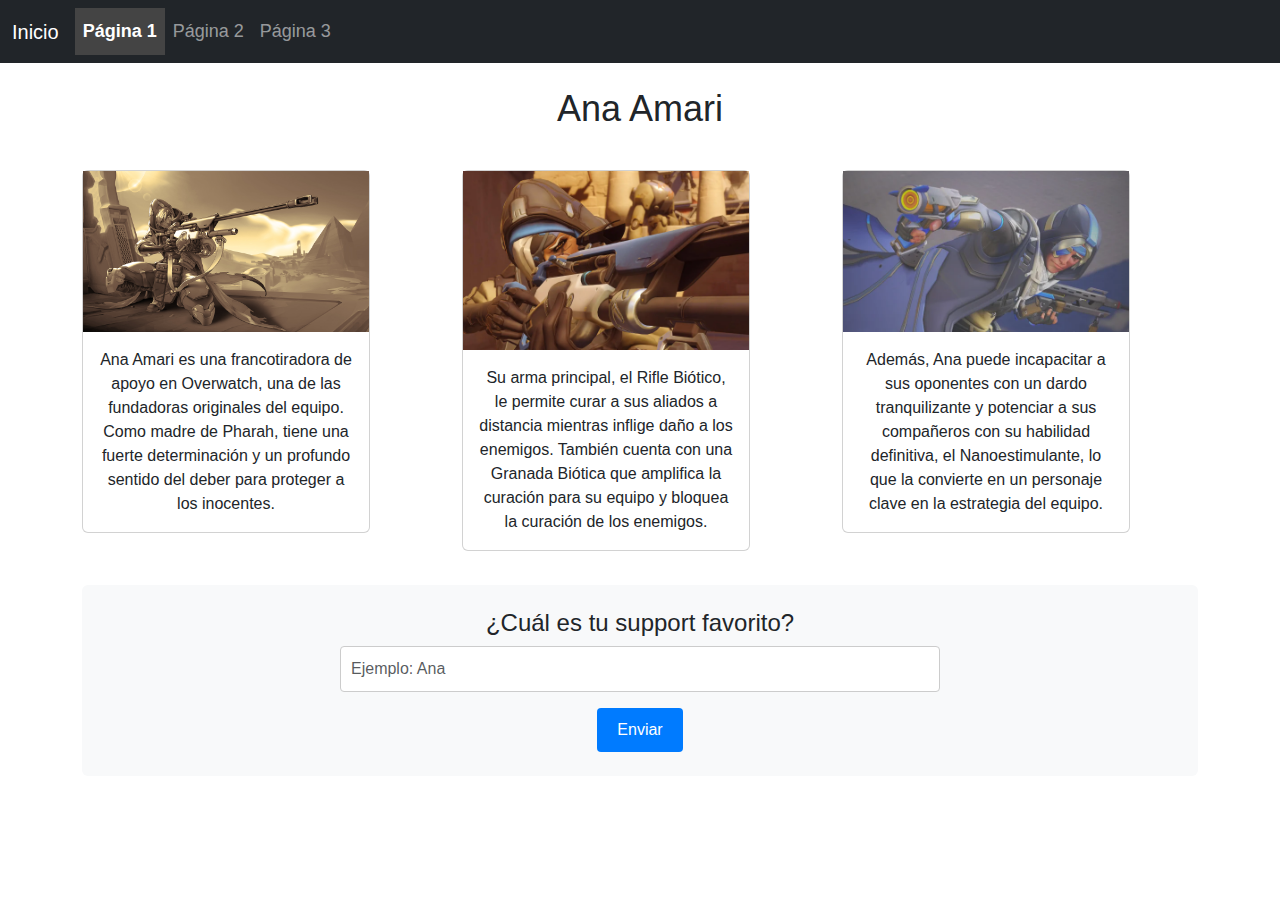
<file: pagina1.html>
<!DOCTYPE html>
<html lang="es">
<head>
    <meta charset="UTF-8">
    <meta name="viewport" content="width=device-width, initial-scale=1.0">
    <title>Ana Amari</title>
    <link rel="stylesheet" href="https://cdn.jsdelivr.net/npm/bootstrap@5.3.0/dist/css/bootstrap.min.css">
    <link rel="stylesheet" href="paginas.css">
</head>
<body>
    <nav class="navbar navbar-expand-lg navbar-dark bg-dark">
        <div class="container-fluid">
            <a class="navbar-brand" href="index.html">Inicio</a>
            <button class="navbar-toggler" type="button" data-bs-toggle="collapse" data-bs-target="#navbarNav">
                <span class="navbar-toggler-icon"></span>
            </button>
            <div class="collapse navbar-collapse" id="navbarNav">
                <ul class="navbar-nav">
                    <li class="nav-item">
                        <a class="nav-link active" href="pagina1.html">Página 1</a>
                    </li>
                    <li class="nav-item">
                        <a class="nav-link" href="pagina2.html">Página 2</a>
                    </li>
                    <li class="nav-item">
                        <a class="nav-link" href="pagina3.html">Página 3</a>
                    </li>
                </ul>
            </div>
        </div>
    </nav>

    <div class="container mt-4">
        <h1>Ana Amari</h1>

        <div class="row mt-4">
            <div class="col-md-4">
                <div class="card" style="width: 18rem;">
                    <img src="imagenes/ana_01.jpg">
                    <div class="card-body">
                        <p class="card-text">Ana Amari es una francotiradora de apoyo en Overwatch, una de las fundadoras originales del equipo. Como madre de Pharah, tiene una fuerte determinación y un profundo sentido del deber para proteger a los inocentes.</p>
                    </div>
                </div>
            </div>
            <div class="col-md-4">
                <div class="card" style="width: 18rem;">
                    <img src="imagenes/ana_02.webp">
                    <div class="card-body">
                        <p class="card-text">Su arma principal, el Rifle Biótico, le permite curar a sus aliados a distancia mientras inflige daño a los enemigos. También cuenta con una Granada Biótica que amplifica la curación para su equipo y bloquea la curación de los enemigos.</p>
                    </div>
                </div>
            </div>
            <div class="col-md-4">
                <div class="card" style="width: 18rem;">
                    <img src="imagenes/ana_03.webp">
                    <div class="card-body">
                        <p class="card-text">Además, Ana puede incapacitar a sus oponentes con un dardo tranquilizante y potenciar a sus compañeros con su habilidad definitiva, el Nanoestimulante, lo que la convierte en un personaje clave en la estrategia del equipo.</p>
                    </div>
                </div>
            </div>
        </div>

        <div class="mt-4 p-4 bg-light rounded">
            <h4>¿Cuál es tu support favorito?</h4>
            <form>
                <div class="mb-3">
                    <input type="text" class="form-control" id="favorito" placeholder="Ejemplo: Ana">
                </div>
                <button type="submit" class="btn btn-primary">Enviar</button>
            </form>
        </div>
    </div>

    <script src="https://cdn.jsdelivr.net/npm/bootstrap@5.3.0/dist/js/bootstrap.bundle.min.js"></script>
</body>
</html>
</file>
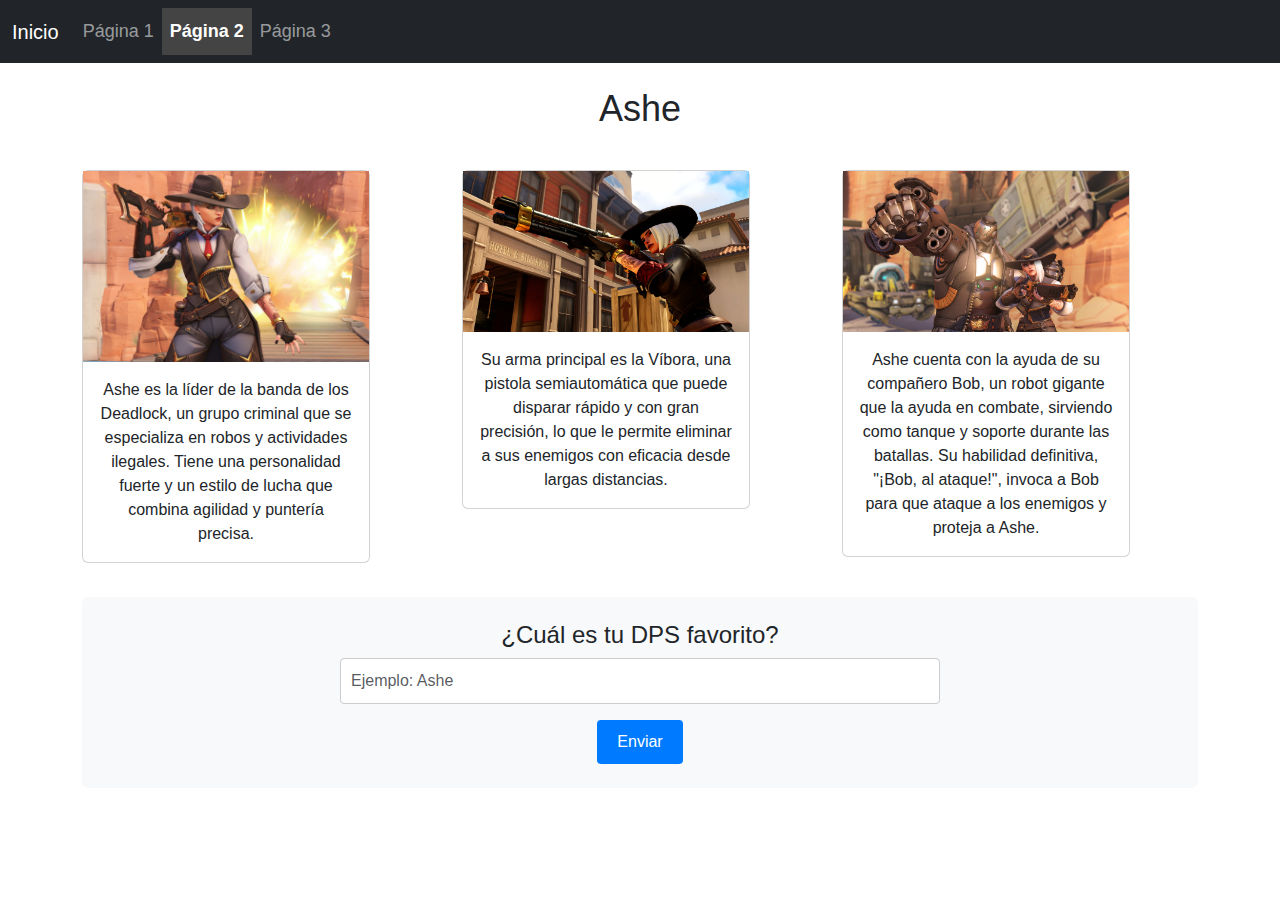
<file: pagina2.html>
<!DOCTYPE html>
<html lang="es">
<head>
    <meta charset="UTF-8">
    <meta name="viewport" content="width=device-width, initial-scale=1.0">
    <title>Ashe</title>
    <link rel="stylesheet" href="https://cdn.jsdelivr.net/npm/bootstrap@5.3.0/dist/css/bootstrap.min.css">
    <link rel="stylesheet" href="paginas.css">
</head>
<body>
    <nav class="navbar navbar-expand-lg navbar-dark bg-dark">
        <div class="container-fluid">
            <a class="navbar-brand" href="index.html">Inicio</a>
            <button class="navbar-toggler" type="button" data-bs-toggle="collapse" data-bs-target="#navbarNav">
                <span class="navbar-toggler-icon"></span>
            </button>
            <div class="collapse navbar-collapse" id="navbarNav">
                <ul class="navbar-nav">
                    <li class="nav-item">
                        <a class="nav-link" href="pagina1.html">Página 1</a>
                    </li>
                    <li class="nav-item">
                        <a class="nav-link active" href="pagina2.html">Página 2</a>
                    </li>
                    <li class="nav-item">
                        <a class="nav-link" href="pagina3.html">Página 3</a>
                    </li>
                </ul>
            </div>
        </div>
    </nav>

    <div class="container mt-4">
        <h1>Ashe</h1>

        <div class="row mt-4">
            <div class="col-md-4">
                <div class="card" style="width: 18rem;">
                    <img src="imagenes/ashe_01.jpg">
                    <div class="card-body">
                        <p class="card-text">Ashe es la líder de la banda de los Deadlock, un grupo criminal que se especializa en robos y actividades ilegales. Tiene una personalidad fuerte y un estilo de lucha que combina agilidad y puntería precisa.</p>
                    </div>
                </div>
            </div>
            <div class="col-md-4">
                <div class="card" style="width: 18rem;">
                    <img src="imagenes/ashe_02.jpg">
                    <div class="card-body">
                        <p class="card-text">Su arma principal es la Víbora, una pistola semiautomática que puede disparar rápido y con gran precisión, lo que le permite eliminar a sus enemigos con eficacia desde largas distancias.</p>
                    </div>
                </div>
            </div>
            <div class="col-md-4">
                <div class="card" style="width: 18rem;">
                    <img src="imagenes/ashe-03.jpg">
                    <div class="card-body">
                        <p class="card-text">Ashe cuenta con la ayuda de su compañero Bob, un robot gigante que la ayuda en combate, sirviendo como tanque y soporte durante las batallas. Su habilidad definitiva, "¡Bob, al ataque!", invoca a Bob para que ataque a los enemigos y proteja a Ashe.</p>
                    </div>
                </div>
            </div>
        </div>

        <div class="mt-4 p-4 bg-light rounded">
            <h4>¿Cuál es tu DPS favorito?</h4>
            <form>
                <div class="mb-3">
                    <input type="text" class="form-control" id="favorito" placeholder="Ejemplo: Ashe">
                </div>
                <button type="submit" class="btn btn-primary">Enviar</button>
            </form>
        </div>
    </div>

    <script src="https://cdn.jsdelivr.net/npm/bootstrap@5.3.0/dist/js/bootstrap.bundle.min.js"></script>
</body>
</html>
</file>
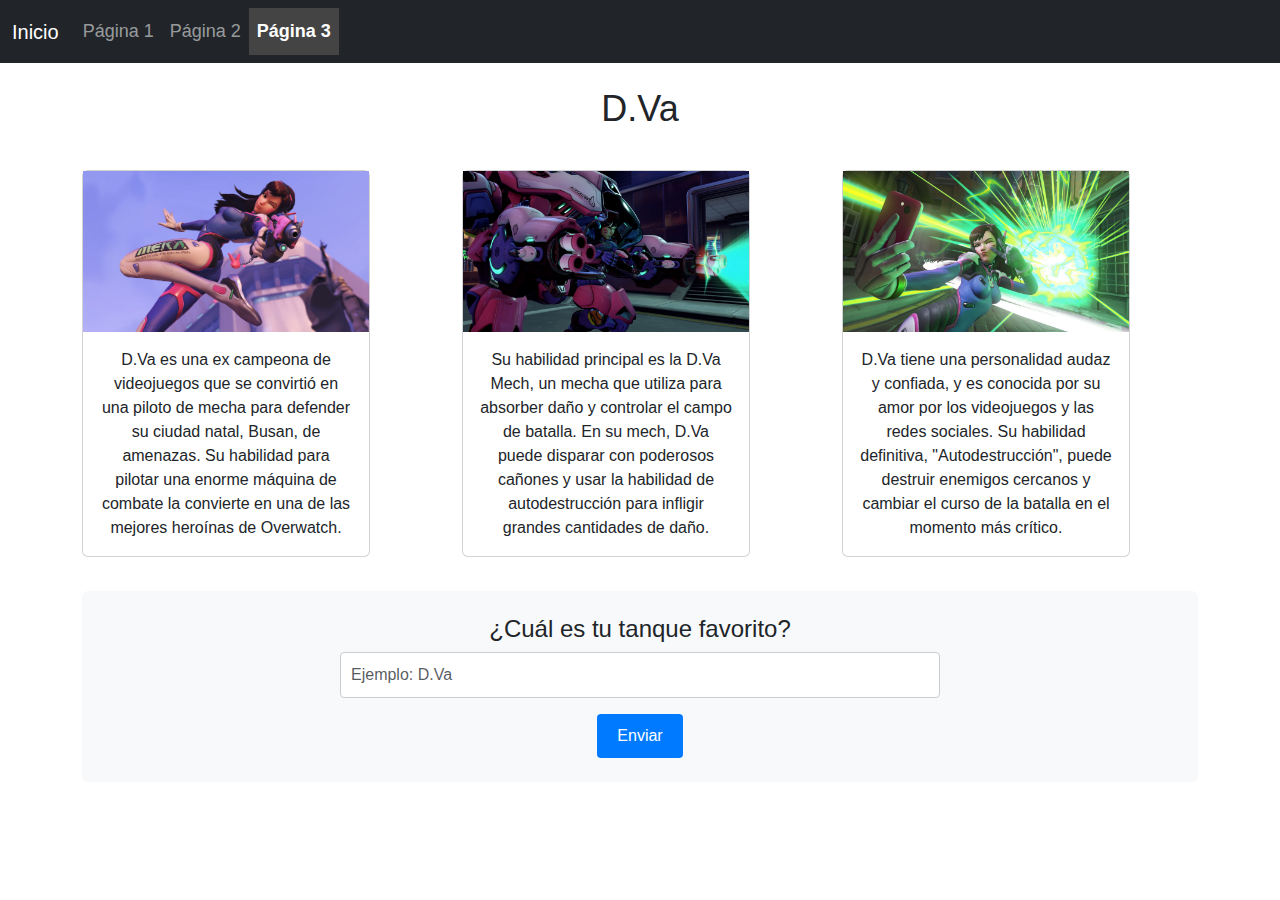
<file: pagina3.html>
<!DOCTYPE html>
<html lang="es">
<head>
    <meta charset="UTF-8">
    <meta name="viewport" content="width=device-width, initial-scale=1.0">
    <title>D.Va</title>
    <link rel="stylesheet" href="https://cdn.jsdelivr.net/npm/bootstrap@5.3.0/dist/css/bootstrap.min.css">
    <link rel="stylesheet" href="paginas.css"> 
</head>
<body>
    <nav class="navbar navbar-expand-lg navbar-dark bg-dark">
        <div class="container-fluid">
            <a class="navbar-brand" href="index.html">Inicio</a>
            <button class="navbar-toggler" type="button" data-bs-toggle="collapse" data-bs-target="#navbarNav">
                <span class="navbar-toggler-icon"></span>
            </button>
            <div class="collapse navbar-collapse" id="navbarNav">
                <ul class="navbar-nav">
                    <li class="nav-item">
                        <a class="nav-link" href="pagina1.html">Página 1</a>
                    </li>
                    <li class="nav-item">
                        <a class="nav-link" href="pagina2.html">Página 2</a>
                    </li>
                    <li class="nav-item">
                        <a class="nav-link active" href="pagina3.html">Página 3</a>
                    </li>
                </ul>
            </div>
        </div>
    </nav>

    <div class="container mt-4">
        <h1>D.Va</h1>

        <div class="row mt-4">
            <div class="col-md-4">
                <div class="card" style="width: 18rem;">
                    <img src="imagenes/dva_01.jpg">
                    <div class="card-body">
                        <p class="card-text">D.Va es una ex campeona de videojuegos que se convirtió en una piloto de mecha para defender su ciudad natal, Busan, de amenazas. Su habilidad para pilotar una enorme máquina de combate la convierte en una de las mejores heroínas de Overwatch.</p>
                    </div>
                </div>
            </div>
            <div class="col-md-4">
                <div class="card" style="width: 18rem;">
                    <img src="imagenes/dva_02.jpg">
                    <div class="card-body">
                        <p class="card-text">Su habilidad principal es la D.Va Mech, un mecha que utiliza para absorber daño y controlar el campo de batalla. En su mech, D.Va puede disparar con poderosos cañones y usar la habilidad de autodestrucción para infligir grandes cantidades de daño.</p>
                    </div>
                </div>
            </div>
            <div class="col-md-4">
                <div class="card" style="width: 18rem;">
                    <img src="imagenes/dva_03.jpg">
                    <div class="card-body">
                        <p class="card-text">D.Va tiene una personalidad audaz y confiada, y es conocida por su amor por los videojuegos y las redes sociales. Su habilidad definitiva, "Autodestrucción", puede destruir enemigos cercanos y cambiar el curso de la batalla en el momento más crítico.</p>
                    </div>
                </div>
            </div>
        </div>

        <div class="mt-4 p-4 bg-light rounded">
            <h4>¿Cuál es tu tanque favorito?</h4>
            <form>
                <div class="mb-3">
                    <input type="text" class="form-control" id="favorito" placeholder="Ejemplo: D.Va">
                </div>
                <button type="submit" class="btn btn-primary">Enviar</button>
            </form>
        </div>
    </div>

    <script src="https://cdn.jsdelivr.net/npm/bootstrap@5.3.0/dist/js/bootstrap.bundle.min.js"></script>
</body>
</html>
</file>
<file: paginas.css>
body {
    font-family: Arial, sans-serif;
    margin: 0;
    padding: 0;
    text-align: center;
}
.navbar {
    margin-bottom: 20px;
}

.navbar-nav .nav-link {
    font-size: 18px;
    padding: 10px 15px;
}

.navbar-nav .nav-link.active {
    font-weight: bold;
    background-color: #444;
}
.container {
    margin-top: 40px;
}
h1 {
    font-size: 36px;
    margin-bottom: 30px;
}
.card {
    margin: 10px 0;
}

.card-img-top {
    max-width: 100%;
    height: auto;
}
form {
    max-width: 600px;
    margin: 0 auto;
}

input[type="text"] {
    width: 100%;
    padding: 10px;
    margin-bottom: 10px;
    font-size: 16px;
    border: 1px solid #ccc;
    border-radius: 4px;
}

button[type="submit"] {
    padding: 10px 20px;
    background-color: #007bff;
    color: white;
    border: none;
    border-radius: 4px;
    font-size: 16px;
    cursor: pointer;
}

button[type="submit"]:hover {
    background-color: #0056b3;
}
</file>
